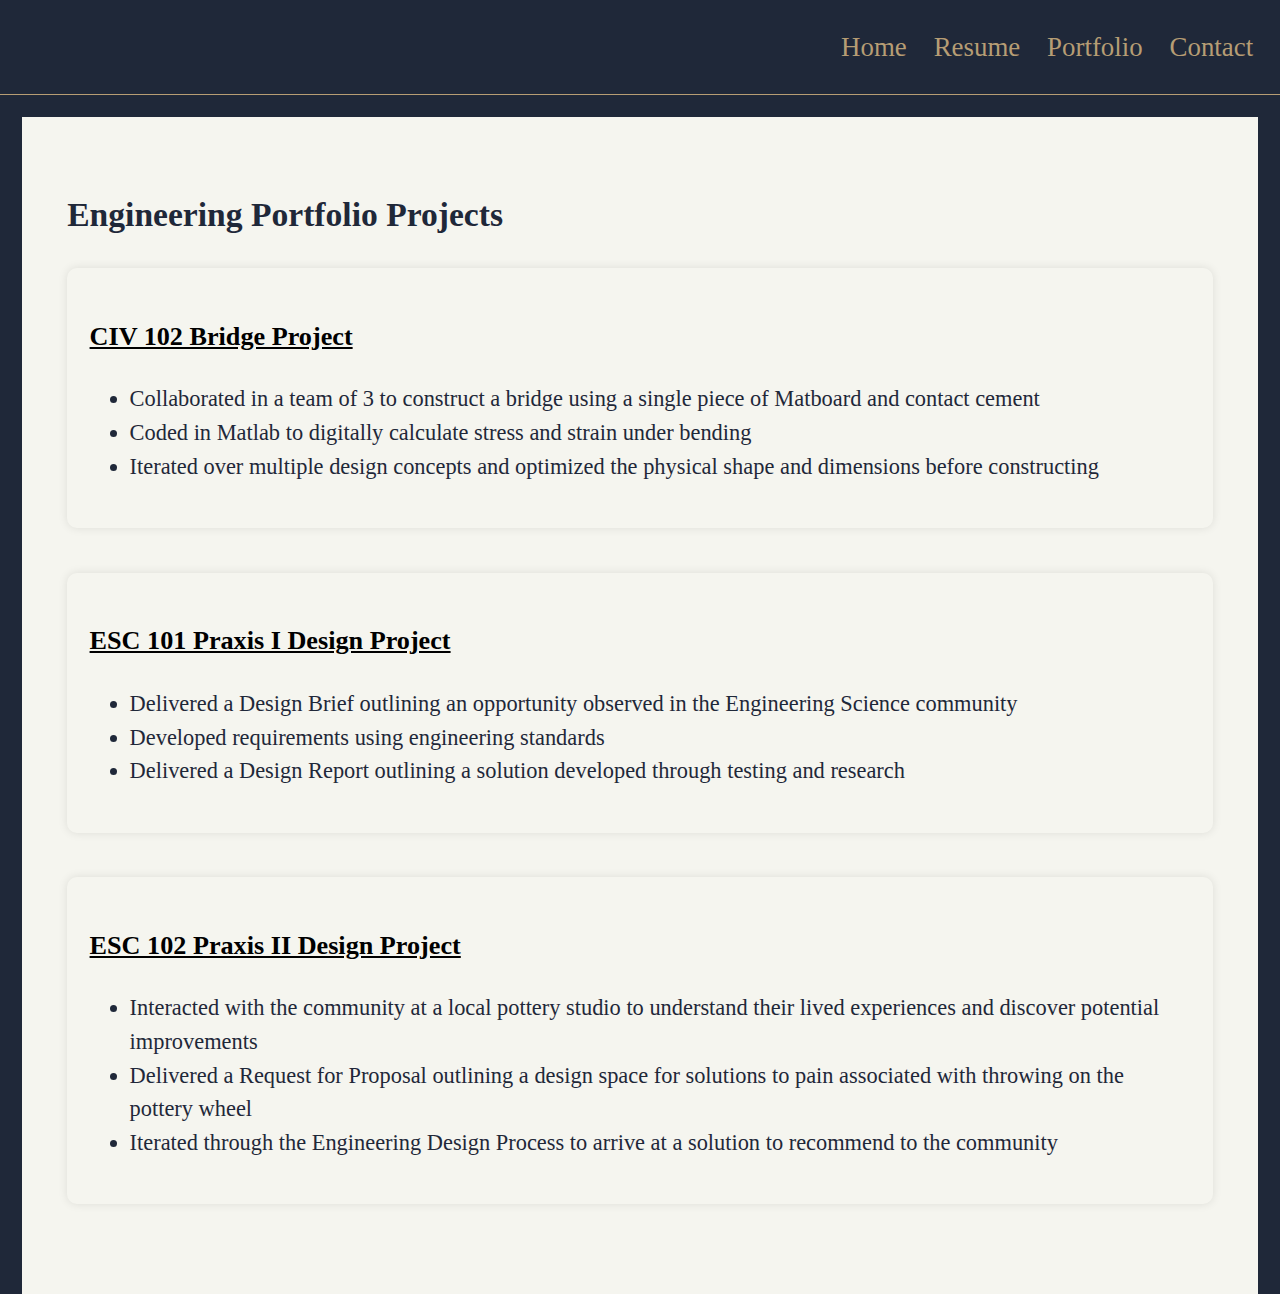
<file: portfolio.html>
<!DOCTYPE html>
<html lang="en">
<head>
    <meta charset="UTF-8">
    <meta http-equiv="X-UA-Compatible" content="IE=edge">
    <meta name="viewport" content="width=device-width, initial-scale=1.0">
    <title>Portfolio</title>
    <link rel="stylesheet" href="main.css">
</head>

<body class="lawyer-theme">
    <header>
        <!-- <span id="sideNavOpen" onclick="openNav()">&#9776;</span> -->
        <nav>
            <a href="index.html">Home</a>
            <a href="Resume.pdf" target="_blank">Resume</a>
            <a href="portfolio.html">Portfolio</a>
            <a href="JY-Contact.html">Contact</a>
        </nav>

    </header>

    <!-- <div class="sideNav">
        <a href="javascript:void(0)" class="closeBtn" onclick="closeNav()">&times;</a>
        <a href="Portfolio/CIV102Bridge.html">CIV 102 Bridge Project</a>
    </div> -->
    
    <div id="main">
        <section class="portfolio">
            <h2>Engineering Portfolio Projects</h2>
                <!-- <p>I've worked on various projects throughout recent years and learned valuable skills from each!</p> -->
                <!-- <form>
                    <input type="text" placeholder="Search Projects">
                </form> -->

                <article class="project-preview">
                <h3><a href="Portfolio/CIV102Bridge.html">CIV 102 Bridge Project</a></h3>
                    <ul>
                        <li>Collaborated in a team of 3 to construct a bridge using a single piece of Matboard and contact cement</li>
                        <li>Coded in Matlab to digitally calculate stress and strain under bending</li>
                        <li>Iterated over multiple design concepts and optimized the physical shape and dimensions before constructing</li>
                    </ul>
                </article>

                <article class="project-preview">
                <h3><a href="Portfolio/ESC101PraxisI.html">ESC 101 Praxis I Design Project</a></h3>
                    <ul>
                        <li>Delivered a Design Brief outlining an opportunity observed in the Engineering Science community</li>
                        <li>Developed requirements using engineering standards</li>
                        <li>Delivered a Design Report outlining a solution developed through testing and research</li>
                    </ul>
                </article>

                <article class="project-preview">
                <h3><a href="Portfolio/ESC102PraxisII.html">ESC 102 Praxis II Design Project</a></h3>
                    <ul>
                        <li>Interacted with the community at a local pottery studio to understand their lived experiences and discover potential improvements</li>
                        <li>Delivered a Request for Proposal outlining a design space for solutions to pain associated with throwing on the pottery wheel</li>
                        <li>Iterated through the Engineering Design Process to arrive at a solution to recommend to the community    </li>
                    </ul>
                </article>
                
        </section>
    </div>

    <footer>
        <!-- <p>© 2025 Josephine Yang</p> -->
    </footer>
</body>
</file>
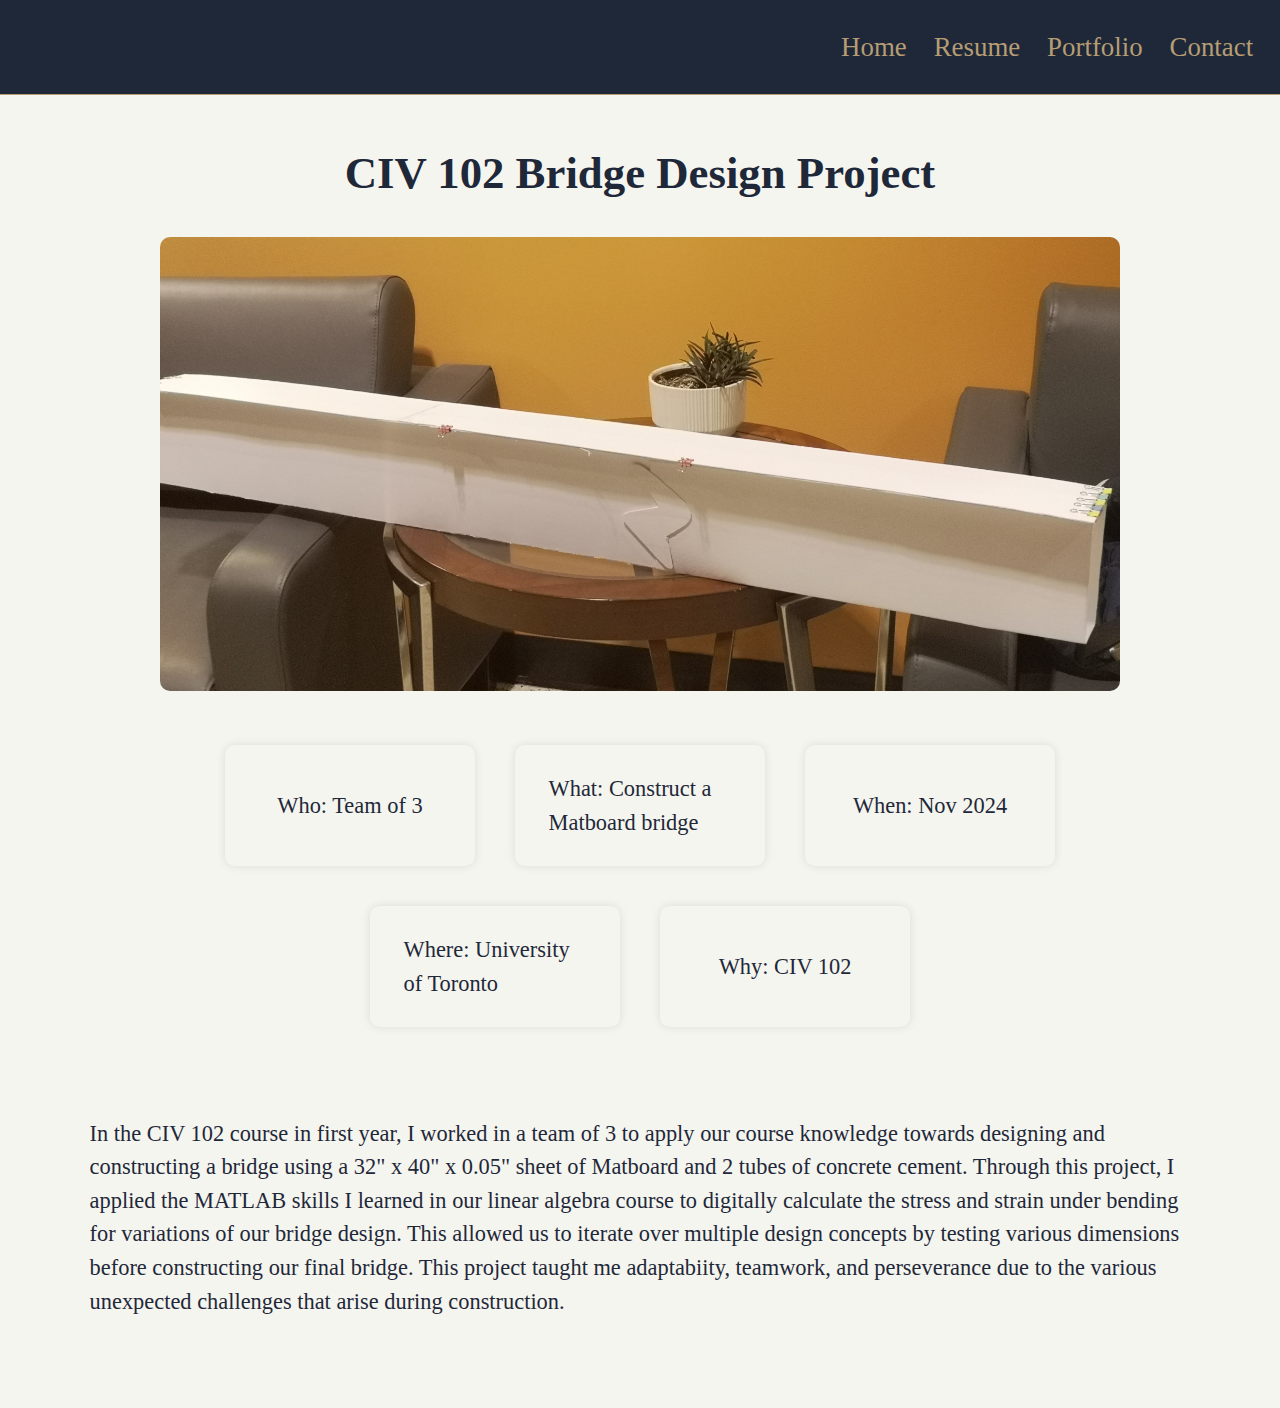
<file: Portfolio/CIV102Bridge.html>
<!DOCTYPE html>
<html lang="en">
<head>
    <meta charset="UTF-8">
    <meta http-equiv="X-UA-Compatible" content="IE=edge">
    <meta name="viewport" content="width=device-width, initial-scale=1.0">
    <title>Portfolio</title>
    <link rel="stylesheet" href="../main.css">
</head>

<body class="lawyer-theme">
    <header>
        <nav style = "text-align: center">
            <a href="../index.html">Home</a>
            <a href="../Resume.pdf" target="_blank">Resume</a>
            <a href="../portfolio.html">Portfolio</a>
            <a href="../JY-Contact.html">Contact</a>
        </nav>

    </header>

    <article class="project-article">
        <h1>CIV 102 Bridge Design Project</h1>

        <!-- <p class="date">date</p> -->

        <img src="CIV102Bridge.jpg" alt="CIV 102 Bridge Project">

        <div class="project-info-container">
            <div class="project-info-box"><p>Who: Team of 3</p></div>

            <div class="project-info-box"><p>What: Construct a Matboard bridge</p></div>

            <div class="project-info-box"><p>When: Nov 2024</p></div>

            <div class="project-info-box"><p>Where: University of Toronto</p></div>

            <div class="project-info-box"><p>Why: CIV 102</p></div>
        </div>

        <p>
            In the CIV 102 course in first year, I worked in a team of 3 to apply our course knowledge
            towards designing and constructing a bridge using a 32" x 40" x 0.05" sheet of Matboard and 2 tubes of concrete
            cement. 

            Through this project, I applied the MATLAB skills I learned in our linear algebra course to
            digitally calculate the stress and strain under bending for variations of our bridge design.
            This allowed us to iterate over multiple design concepts by testing various dimensions before
            constructing our final bridge. 

            This project taught me adaptabiity, teamwork, and perseverance due to the various unexpected challenges 
            that arise during construction.
        
        </p>
    </article>
</file>
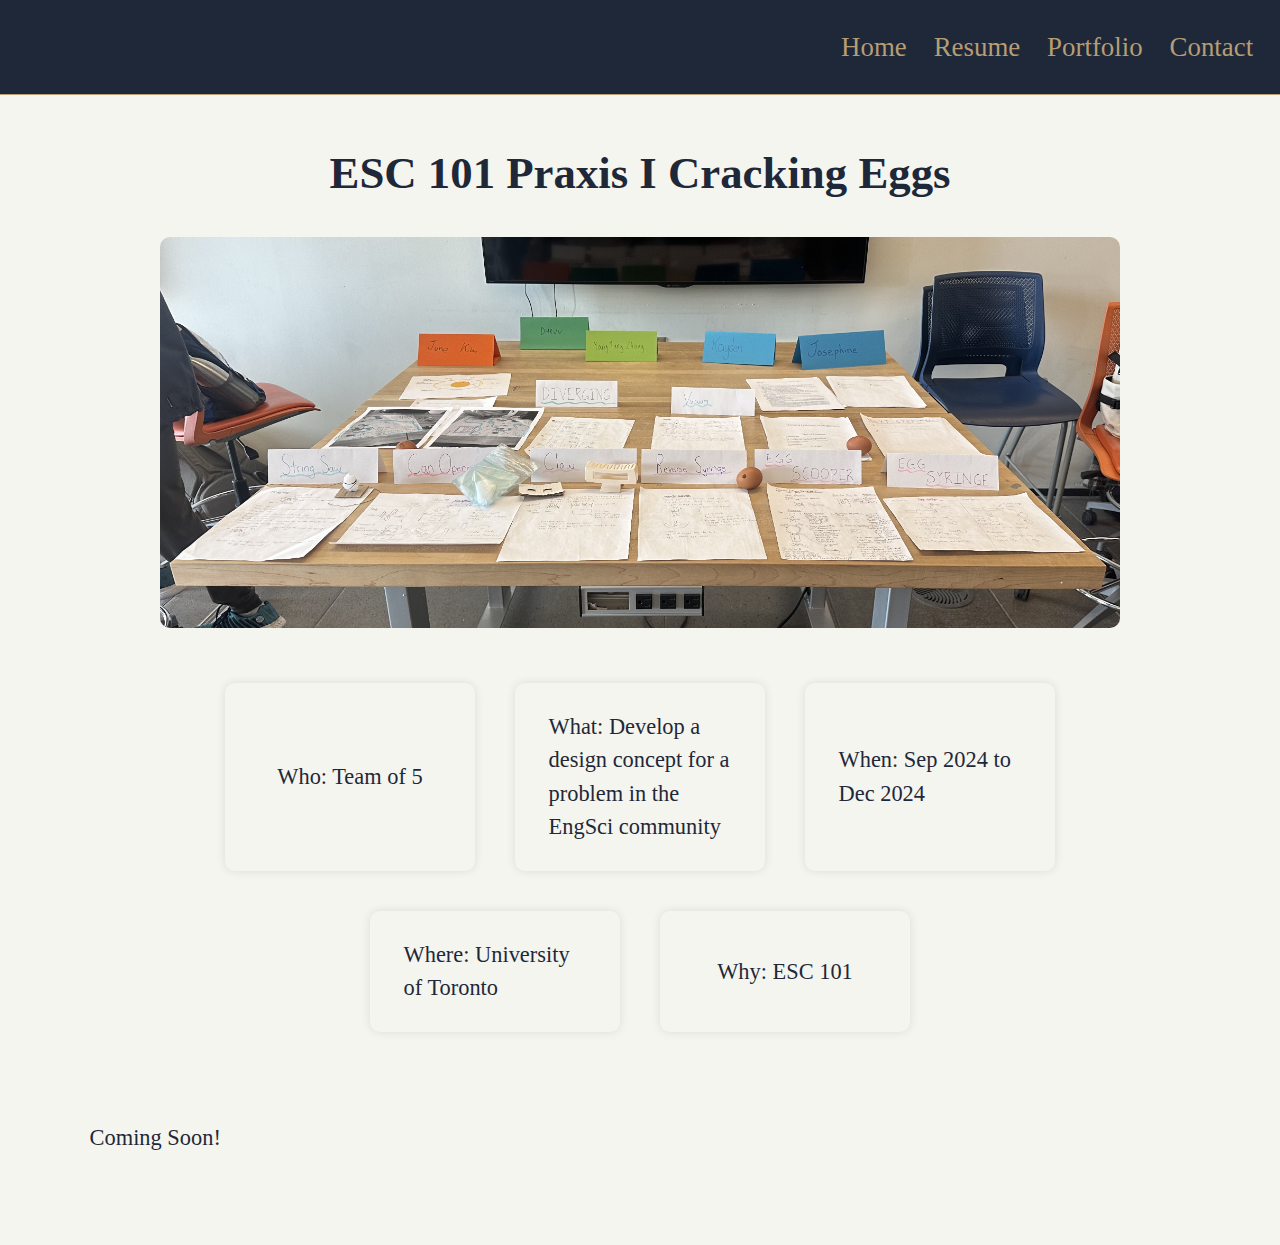
<file: Portfolio/ESC101PraxisI.html>
<!DOCTYPE html>
<html lang="en">
<head>
    <meta charset="UTF-8">
    <meta http-equiv="X-UA-Compatible" content="IE=edge">
    <meta name="viewport" content="width=device-width, initial-scale=1.0">
    <title>Portfolio</title>
    <link rel="stylesheet" href="../main.css">
</head>

<body class="lawyer-theme">
    <header>
        <nav style = "text-align: center">
            <a href="../index.html">Home</a>
            <a href="../Resume.pdf" target="_blank">Resume</a>
            <a href="../portfolio.html">Portfolio</a>
            <a href="../JY-Contact.html">Contact</a>
        </nav>

    </header>

    <article class="project-article">
        <h1>ESC 101 Praxis I Cracking Eggs</h1>

        <!-- <p class="date">date</p> -->

        <img src="ESC101PraxisI.jpg" alt="ESC 101 Praxis I">

        <div class="project-info-container">
            <div class="project-info-box"><p>Who: Team of 5</p></div>

            <div class="project-info-box"><p>What: Develop a design concept for a problem in the EngSci community</p></div>

            <div class="project-info-box"><p>When: Sep 2024 to Dec 2024</p></div>

            <div class="project-info-box"><p>Where: University of Toronto</p></div>

            <div class="project-info-box"><p>Why: ESC 101</p></div>
        </div>

        <p>
            Coming Soon!
        </p>
    </article>
</file>
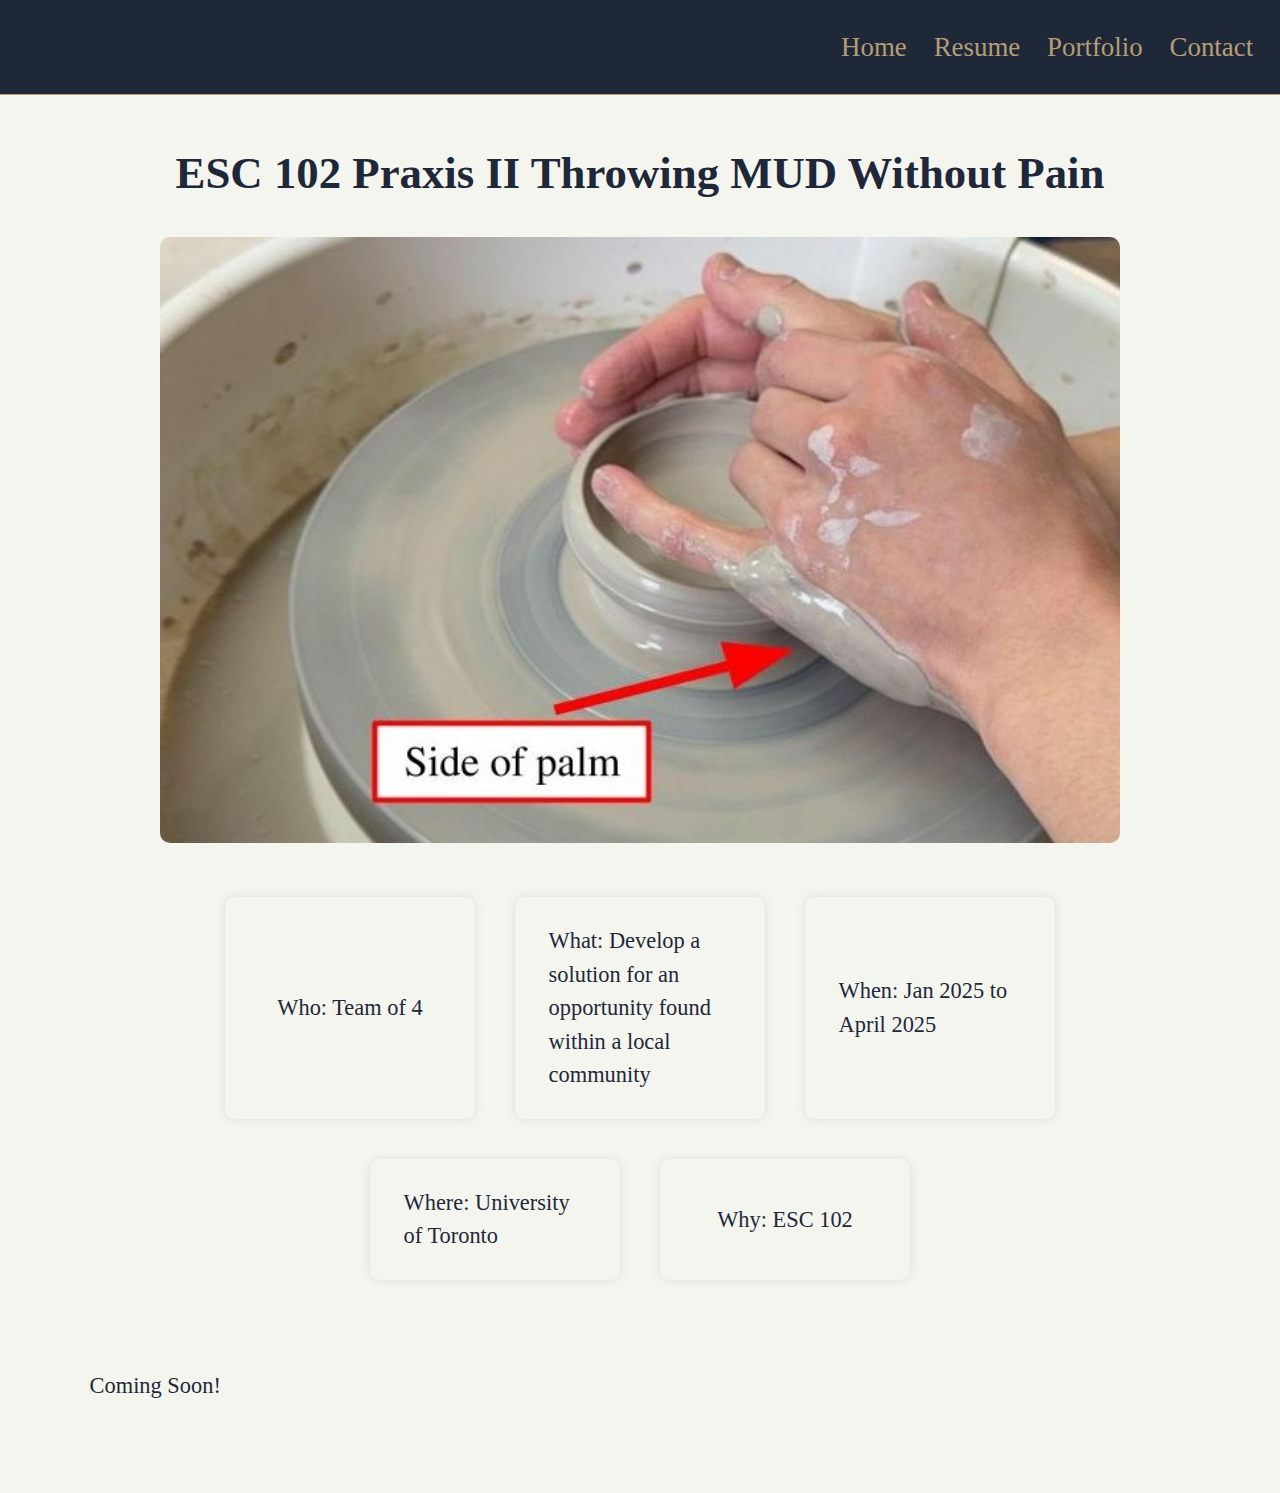
<file: Portfolio/ESC102PraxisII.html>
<!DOCTYPE html>
<html lang="en">
<head>
    <meta charset="UTF-8">
    <meta http-equiv="X-UA-Compatible" content="IE=edge">
    <meta name="viewport" content="width=device-width, initial-scale=1.0">
    <title>Portfolio</title>
    <link rel="stylesheet" href="../main.css">
</head>

<body class="lawyer-theme">
    <header>
        <nav style = "text-align: center">
            <a href="../index.html">Home</a>
            <a href="../Resume.pdf" target="_blank">Resume</a>
            <a href="../portfolio.html">Portfolio</a>
            <a href="../JY-Contact.html">Contact</a>
        </nav>

    </header>

    <article class="project-article">
        <h1>ESC 102 Praxis II Throwing MUD Without Pain</h1>

        <!-- <p class="date">date</p> -->

        <img src="ESC102PraxisII.jpg" alt="ESC 102 Praxis II">

        <div class="project-info-container">
            <div class="project-info-box"><p>Who: Team of 4</p></div>

            <div class="project-info-box"><p>What: Develop a solution for an opportunity found within a local community</p></div>

            <div class="project-info-box"><p>When: Jan 2025 to April 2025</p></div>

            <div class="project-info-box"><p>Where: University of Toronto</p></div>

            <div class="project-info-box"><p>Why: ESC 102</p></div>
        </div>

        <p>
            Coming Soon!
        
        </p>
    </article>
</file>
<file: main.css>
:root{
    /* Lawyer */
    --white: #F5F5EF;
    --beige: #B69D74;
    --blue: #1F2839;
}

body {
    background: var(--bg);
    color: var(--fontColor);
    font-size: 1.4em;
    font-family: 'Times New Roman', Times, serif;
    line-height: 1.5;
    margin: 0;
    padding: 0;
}

header {
    background: var(--bgHeader);
    color: var(--cHeader);
    text-align: center;
    border-bottom: 1px solid var(--beige);
    /* position: fixed;
    width: 100%;    
    z-index: 1000;
    transition: top 0.3s; */
}

header.hidden {
    top: -100px;
}

nav {
    text-align: center;
    display: flex;
    justify-content: flex-end;
    padding: 1em;
    font-size: 1.2em;
}

nav a {
    color: var(--cHeader);
    text-decoration: none;
    margin-left: 1em;
}

a:hover {
    color: var(--bg);
}

.landing-page {
    display: flex;
    align-items: center;
    justify-content: flex-start;
    height: 100vh;
    background: var(--bgHeader);
    /* background: linear-gradient(to bottom, var(--bgHeader) 0%, var(--bgHeader) 50%, var(--bgHeader) 50%, var(--bg) 100%); Gradient stops halfway */
    color: var(--cHeader);
    padding-left: 10vw;
    padding-top: 2em;
}

.landing-page h1 {
    font-size: 4em;
    margin: 0;
}

.landing-page a {
    color: var(--cHeader);
    margin-right: 1em;
}

.btn {
    background: var(--bgHeader);
    color: var(--cHeader);
    font-size: 1em;
    padding: 0.5em 1em;
    border: 1px solid var(--cHeader);
    border-radius: 5px;
    text-decoration: none;
    margin-bottom: 1.5em;
    cursor: pointer;
}

.about-me {
    background: var(--bg);
    /* background: linear-gradient(to bottom, var(--bgHeader), var(--bg)); */
    display: flex;
    align-items: flex-start;
    padding: 2em;
    margin-left: 4%;
    /* margin-top: 2em; */
}

.about-me img {
    height: 500px;
    border-radius: 10%;
    margin: 2em;
}

.contact {
    margin: 4em;
}

.contact a {
    color: var(--fontColor);
}

.contact a:hover {
    color: var(--cHeader);
}
.portfolio {
    background: var(--bg);
    padding: 2em;
    margin: 1em;
}

.project-preview ::before{
    content: "";
    position: absolute;
    top: 0;
    left: 0;
    right: 0;
    bottom: 0;
    background: var(--bgHeader);
    opacity: 0.8; /* Adjust the opacity to achieve the desired transparency */
    z-index: -1; /* Ensure the pseudo-element is behind the content */
}

.project-preview {
    margin-bottom: 2em;
    padding: 1em;
    border-radius: 10px;
    box-shadow: 0 0 10px rgba(0, 0, 0, 0.1);
}

.project-preview h3 {
    display: block;

}

.project-preview a {
    color: black;
}

.project-preview a:hover {
    color: var(--cHeader);
}

.project-article {
    margin-top: 2em;
    text-align: center;

}

.project-article img {
    width: 75%;
    height: auto;
    border-radius: 10px;
}

.date {
    text-align: right;
    margin-right: 10em;
}

.project-info-container {
    display: flex;
    flex-wrap: wrap;
    justify-content: center;
    gap: 40px;
    margin: 10vw;
    margin-top: 2em;
    margin-bottom: 1em;
}

.project-info-box {
    border-radius: 10px;
    box-shadow: 0 0 10px rgba(0, 0, 0, 0.1);
    padding: 0.2em 0.5em;
    flex: 0 0 250px;
    text-align: center;
    box-sizing: border-box;
    margin: 0;

    display: flex;
    align-items: center;
    justify-content: center;
}

.project-info-box p {
    margin: 1em;
}

article p {
    margin: 4em;
    text-align: left;
}

.sideNav {
    height: 100%;
    width: 0;
    position: fixed;
    z-index: 1; /*Order: front*/
    top: 0; /*Position from the top*/
    left: 0;
    background-color: var(--bgHeader);
    overflow-x: hidden;
    transition: 0.5s;
    padding-top: 60px;
}

#sideNavOpen {
    display: flex;
    align-items: flex-start;
    justify-content: flex-start;
    margin-right: 2em;
    font-size: 30px;
    cursor: pointer;
    color: var(--cHeader);
}

.sideNav a {
    padding: 10px 10px 10px 32px;
    text-decoration: none;
    font-size: 1.5em;
    color: var(--cHeader);
    display: block;
    transition: 0.3s;
}

.sideNav .closebtn {
    position: absolute;
    top: 0;
    right: 25px;
    font-size: 36px;
    margin-left: 50px;
}

#main {
    /* transition: margin-left .5s;
    padding: 16px; */
    background: var(--bgHeader);
    margin: 0em;
}

footer {
    text-align: center;
    color: var(--cHeader);
    background: var(--bgHeader);
    /* padding: 0.2em; */
    margin: -2em;

}



/* Themes */
.lawyer-theme {
    --bg: var(--white);
    --fontColor: var(--blue);
    --bgHeader: var(--blue);
    --cHeader: var(--beige);
}
</file>
